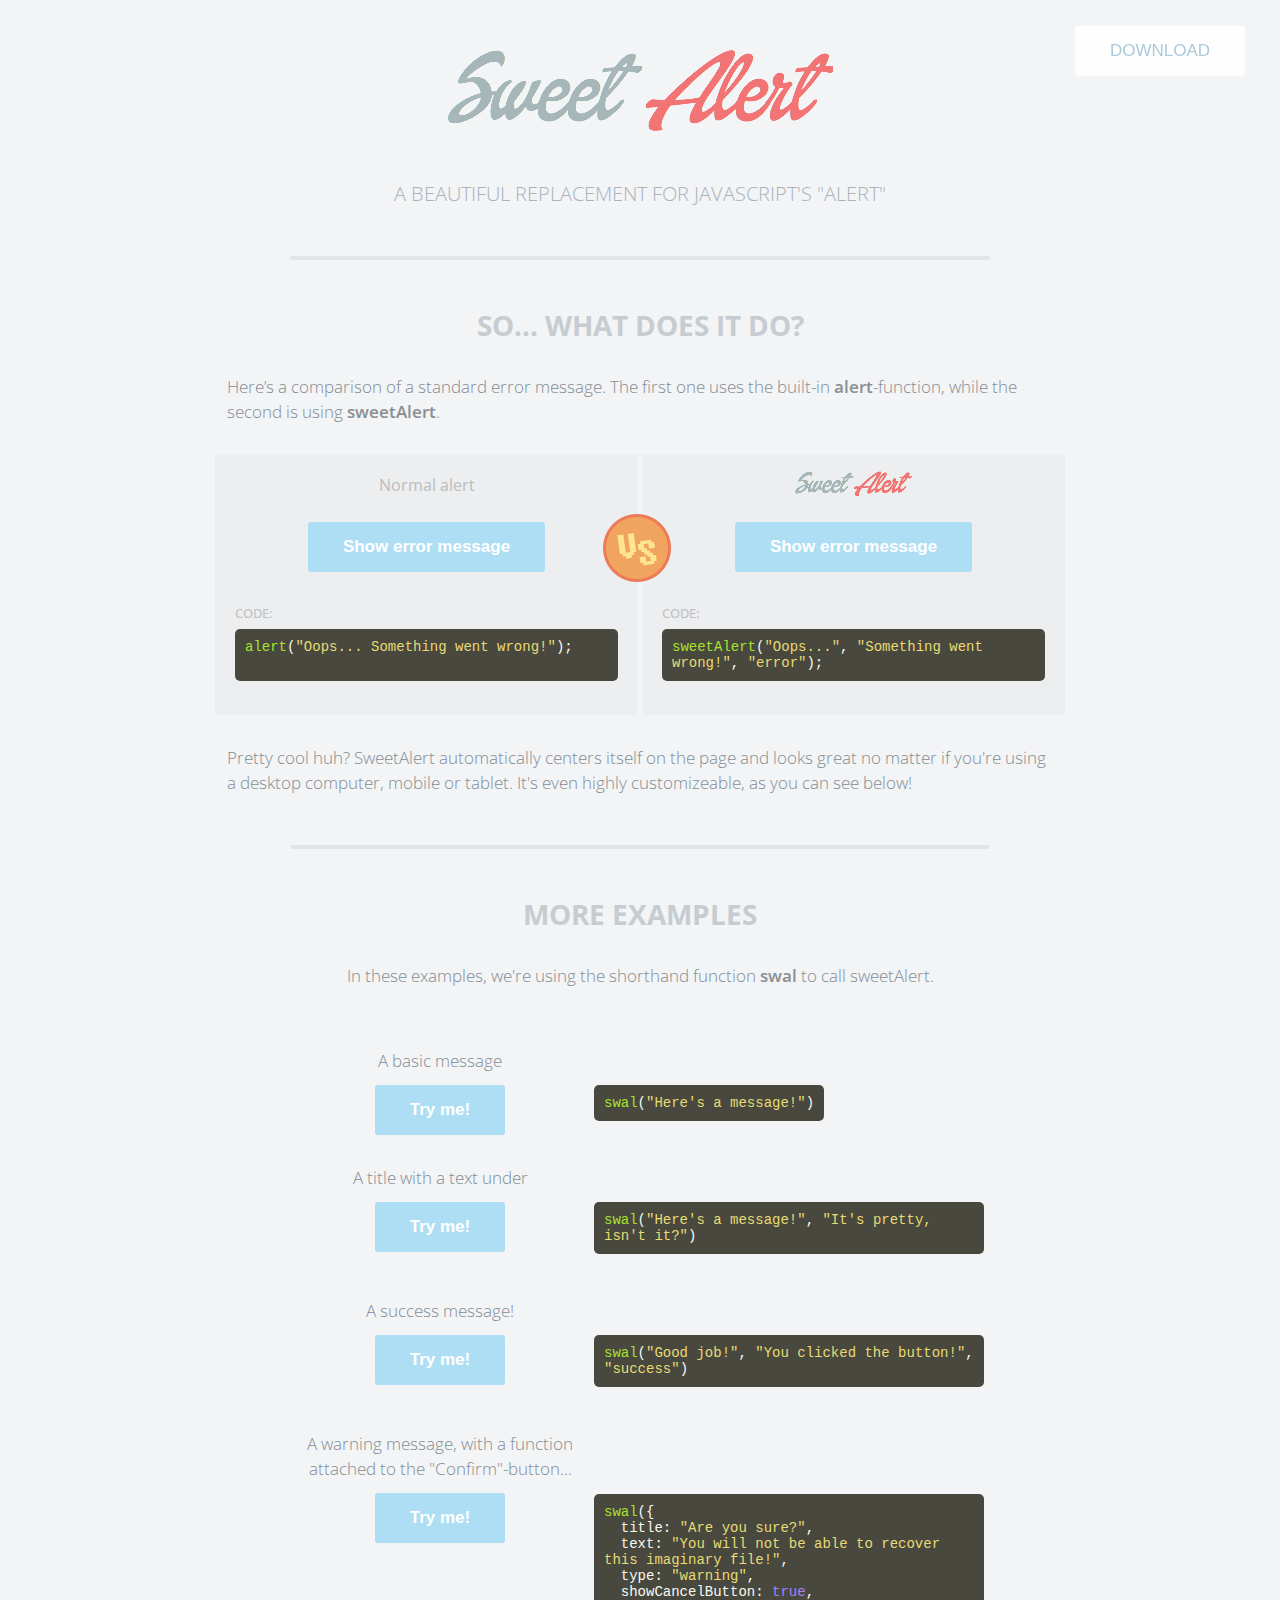
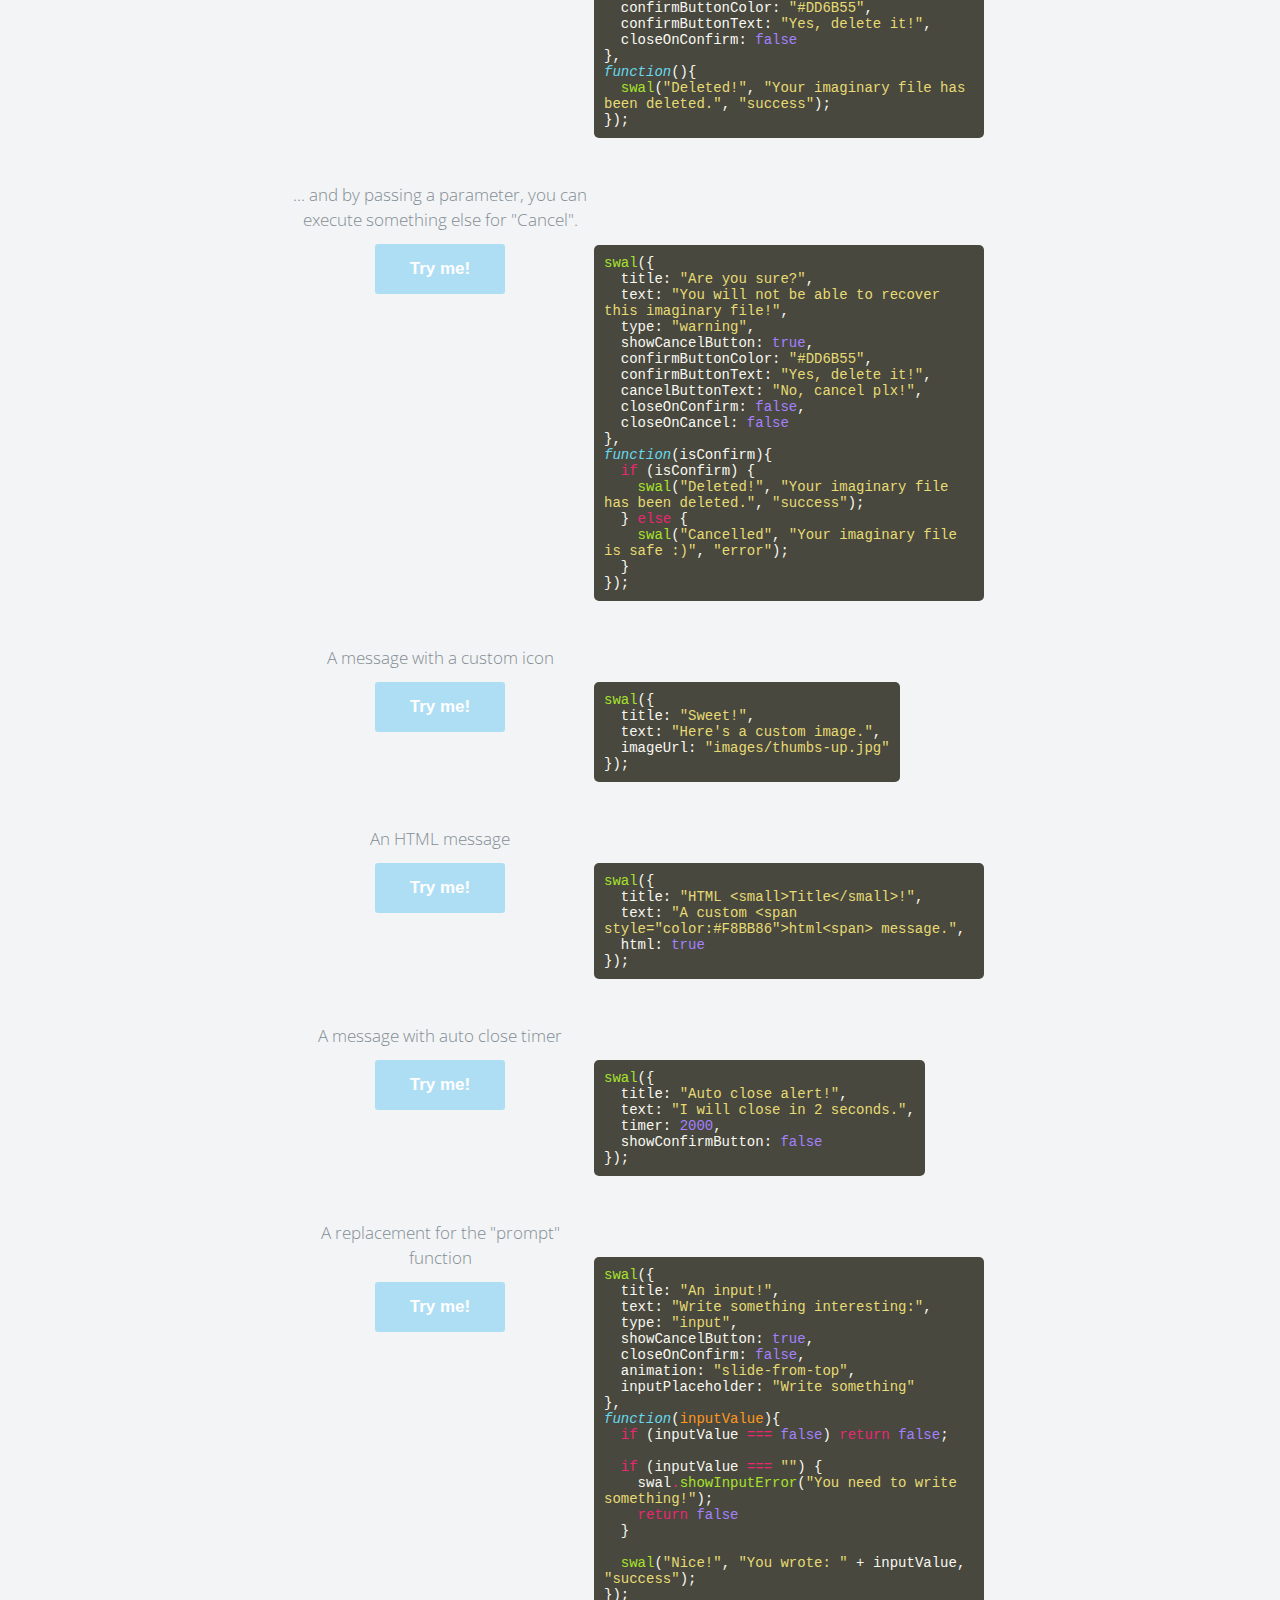
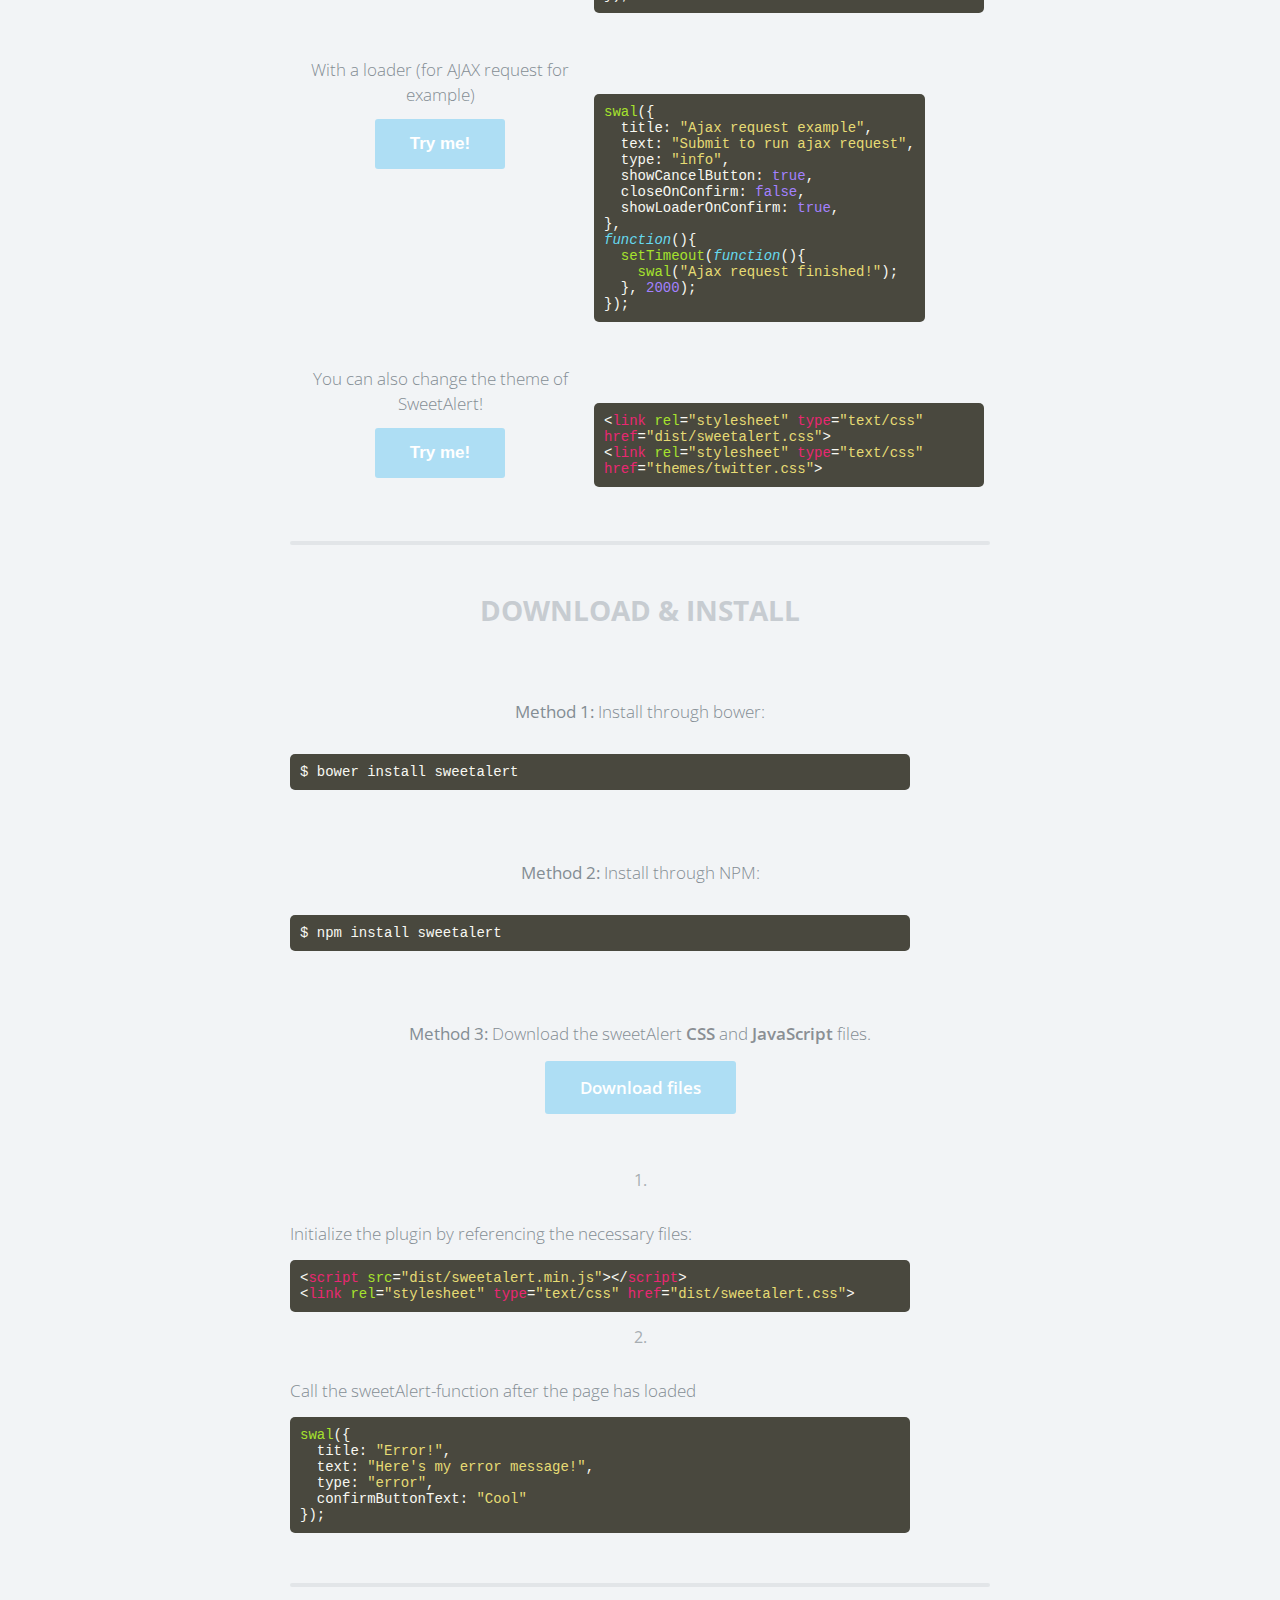
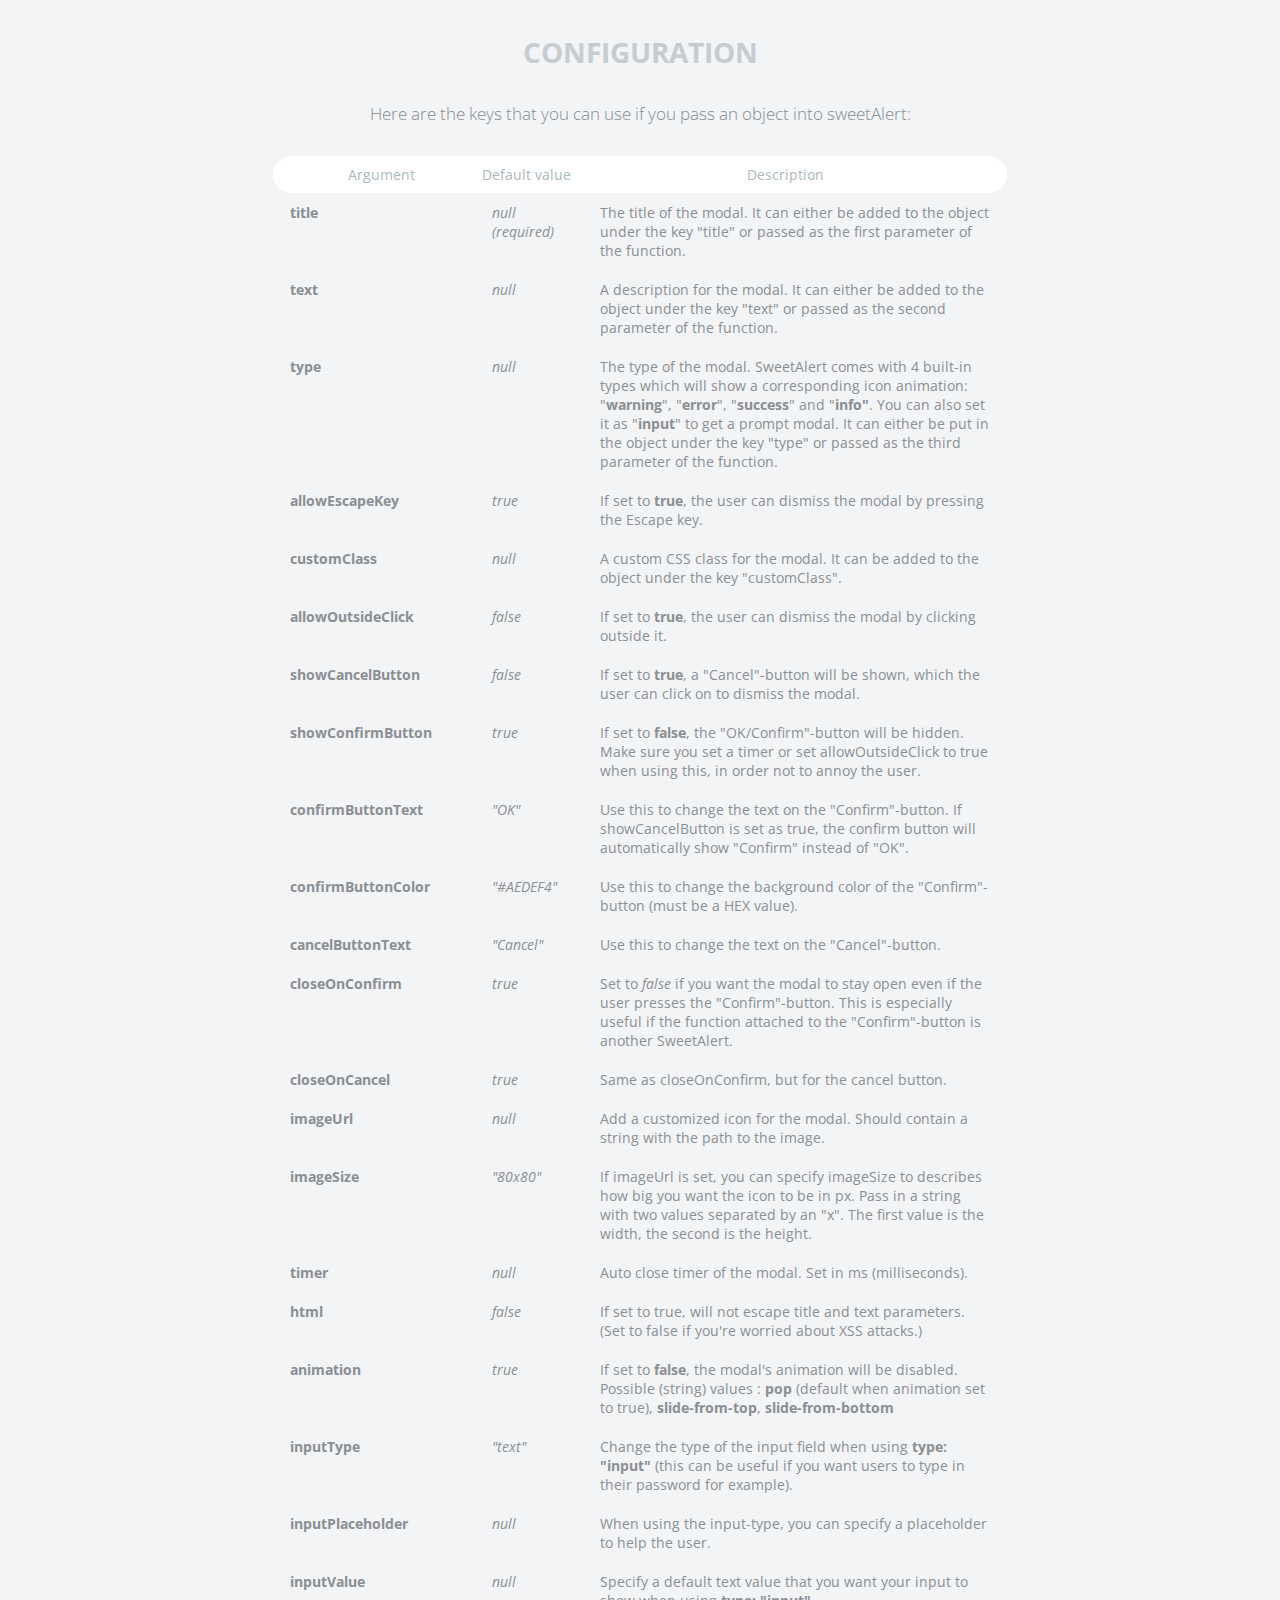
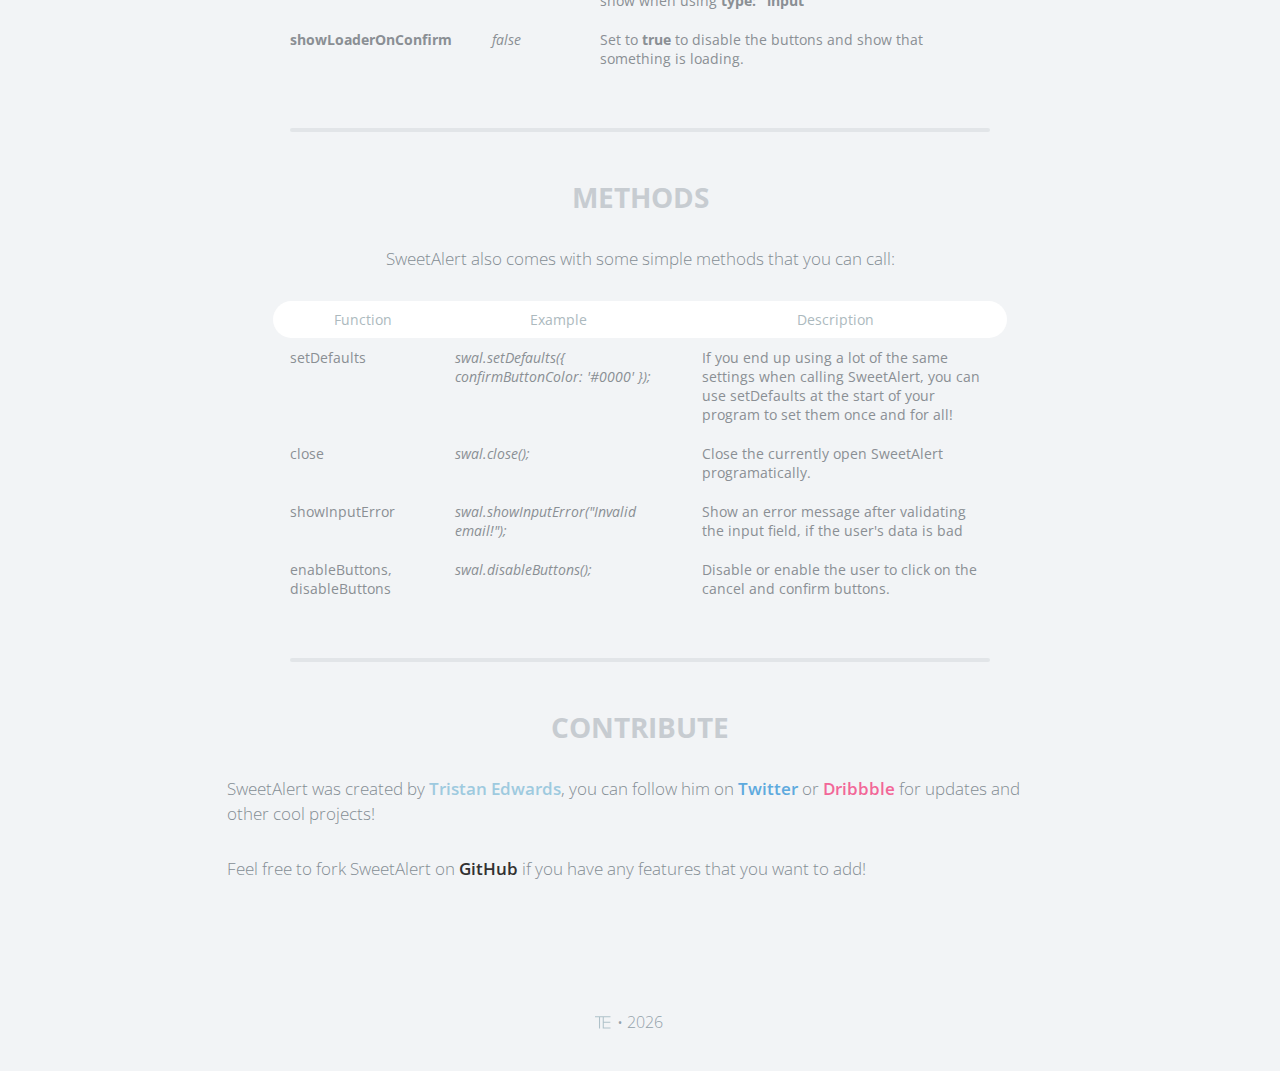
<file: sweetalert/index.html>
<!doctype html>

<html>

<head>
  <meta charset="utf-8">
  <meta name="viewport" content="width=device-width, initial-scale=1, maximum-scale=1, user-scalable=0" />
  <title>SweetAlert</title>

  <link rel="stylesheet" href="example/example.css">
  <script src="https://code.jquery.com/jquery-2.1.3.min.js"></script>

  <!-- This is what you need -->
  <script src="dist/sweetalert-dev.js"></script>
  <link rel="stylesheet" href="dist/sweetalert.css">
  <!--.......................-->

</head>

<body>

<h1>Sweet Alert</h1>
<h2>A beautiful replacement for JavaScript's "Alert"</h2>
<button class="download">Download</button>

<!-- What does it do? -->
<h3>So... What does it do?</h3>
<p>Here’s a comparison of a standard error message. The first one uses the built-in <strong>alert</strong>-function, while the second is using <strong>sweetAlert</strong>.</p>

<div class="showcase normal">
	<h4>Normal alert</h4>
	<button>Show error message</button>

	<h5>Code:</h5>
	<pre><span class="attr">alert</span>(<span class="str">"Oops... Something went wrong!"</span>);

	</pre>

	<div class="vs-icon"></div>
</div>

<div class="showcase sweet">
	<h4>Sweet Alert</h4>
	<button>Show error message</button>

	<h5>Code:</h5>
	<pre><span class="attr">sweetAlert</span>(<span class="str">"Oops..."</span>, <span class="str">"Something went wrong!"</span>, <span class="str">"error"</span>);</pre>
</div>

<p>Pretty cool huh? SweetAlert automatically centers itself on the page and looks great no matter if you're using a desktop computer, mobile or tablet. It's even highly customizeable, as you can see below!</p>


<!-- Examples -->
<h3>More examples</h3>

<p class="center">In these examples, we're using the shorthand function <strong>swal</strong> to call sweetAlert.</p>

<ul class="examples">

	<li class="message">
		<div class="ui">
			<p>A basic message</p>
			<button>Try me!</button>
		</div>
		<pre><span class="attr">swal</span>(<span class="str">"Here's a message!"</span>)</pre>
	</li>

	<li class="title-text">
		<div class="ui">
			<p>A title with a text under</p>
			<button>Try me!</button>
		</div>
		<pre><span class="attr">swal</span>(<span class="str">"Here's a message!"</span>, <span class="str">"It's pretty, isn't it?"</span>)</pre>
	</li>

	<li class="success">
		<div class="ui">
			<p>A success message!</p>
			<button>Try me!</button>
		</div>
		<pre><span class="attr">swal</span>(<span class="str">"Good job!"</span>, <span class="str">"You clicked the button!"</span>, <span class="str">"success"</span>)</pre>
	</li>

	<li class="warning confirm">
		<div class="ui">
			<p>A warning message, with a function attached to the "Confirm"-button...</p>
			<button>Try me!</button>
		</div>
		<pre><span class="attr">swal</span>({
&nbsp;&nbsp;title: <span class="str">"Are you sure?"</span>,
&nbsp;&nbsp;text: <span class="str">"You will not be able to recover this imaginary file!"</span>,
&nbsp;&nbsp;type: <span class="str">"warning"</span>,
&nbsp;&nbsp;showCancelButton: <span class="val">true</span>,
&nbsp;&nbsp;confirmButtonColor: <span class="str">"#DD6B55"</span>,
&nbsp;&nbsp;confirmButtonText: <span class="str">"Yes, delete it!"</span>,
&nbsp;&nbsp;closeOnConfirm: <span class="val">false</span>
},
<span class="func"><i>function</i></span>(){
&nbsp;&nbsp;<span class="attr">swal</span>(<span class="str">"Deleted!"</span>, <span class="str">"Your imaginary file has been deleted."</span>, <span class="str">"success"</span>);
});</pre>
	</li>

	<li class="warning cancel">
		<div class="ui">
			<p>... and by passing a parameter, you can execute something else for "Cancel".</p>
			<button>Try me!</button>
		</div>
		<pre><span class="attr">swal</span>({
&nbsp;&nbsp;title: <span class="str">"Are you sure?"</span>,
&nbsp;&nbsp;text: <span class="str">"You will not be able to recover this imaginary file!"</span>,
&nbsp;&nbsp;type: <span class="str">"warning"</span>,
&nbsp;&nbsp;showCancelButton: <span class="val">true</span>,
&nbsp;&nbsp;confirmButtonColor: <span class="str">"#DD6B55"</span>,
&nbsp;&nbsp;confirmButtonText: <span class="str">"Yes, delete it!"</span>,
&nbsp;&nbsp;cancelButtonText: <span class="str">"No, cancel plx!"</span>,
&nbsp;&nbsp;closeOnConfirm: <span class="val">false</span>,
&nbsp;&nbsp;closeOnCancel: <span class="val">false</span>
},
<span class="func"><i>function</i></span>(isConfirm){
&nbsp;&nbsp;<span class="tag">if</span> (isConfirm) {
&nbsp;&nbsp;&nbsp;&nbsp;<span class="attr">swal</span>(<span class="str">"Deleted!"</span>, <span class="str">"Your imaginary file has been deleted."</span>, <span class="str">"success"</span>);
&nbsp;&nbsp;} <span class="tag">else</span> {
	&nbsp;&nbsp;&nbsp;&nbsp;<span class="attr">swal</span>(<span class="str">"Cancelled"</span>, <span class="str">"Your imaginary file is safe :)"</span>, <span class="str">"error"</span>);
&nbsp;&nbsp;}
});</pre>
	</li>

	<li class="custom-icon">
		<div class="ui">
			<p>A message with a custom icon</p>
			<button>Try me!</button>
		</div>
		<pre><span class="attr">swal</span>({
&nbsp;&nbsp;title: <span class="str">"Sweet!"</span>,
&nbsp;&nbsp;text: <span class="str">"Here's a custom image."</span>,
&nbsp;&nbsp;imageUrl: <span class="str">"images/thumbs-up.jpg"</span>
});</pre>
	</li>

	<li class="message-html">
		<div class="ui">
			<p>An HTML message</p>
			<button>Try me!</button>
		</div>
		<pre><span class="attr">swal</span>({
&nbsp;&nbsp;title: <span class="str">"HTML &lt;small&gt;Title&lt;/small&gt;!"</span>,
&nbsp;&nbsp;text: <span class="str">"A custom &lt;span style="color:#F8BB86"&gt;html&lt;span&gt; message."</span>,
&nbsp;&nbsp;html: <span class="val">true</span>
});</pre>
	</li>

	<li class="timer">
		<div class="ui">
			<p>A message with auto close timer</p>
			<button>Try me!</button>
		</div>
		<pre><span class="attr">swal</span>({
&nbsp;&nbsp;title: <span class="str">"Auto close alert!"</span>,
&nbsp;&nbsp;text: <span class="str">"I will close in 2 seconds."</span>,
&nbsp;&nbsp;timer: <span class="val">2000</span>,
&nbsp;&nbsp;showConfirmButton: <span class="val">false</span>
});</pre>
	</li>


	<li class="input">
		<div class="ui">
			<p>A replacement for the "prompt" function</p>
			<button>Try me!</button>
		</div>
		<pre><span class="attr">swal</span>({
&nbsp;&nbsp;title: <span class="str">"An input!"</span>,
&nbsp;&nbsp;text: <span class="str">"Write something interesting:"</span>,
&nbsp;&nbsp;type: <span class="str">"input"</span>,
&nbsp;&nbsp;showCancelButton: <span class="val">true</span>,
&nbsp;&nbsp;closeOnConfirm: <span class="val">false</span>,
&nbsp;&nbsp;animation: <span class="str">"slide-from-top"</span>,
&nbsp;&nbsp;inputPlaceholder: <span class="str">"Write something"</span>
},
<span class="func"><i>function</i></span>(<span class="arg">inputValue</span>){
&nbsp;&nbsp;<span class="tag">if</span> (inputValue <span class="tag">===</span> <span class="val">false</span>) <span class="tag">return</span> <span class="val">false</span>;
&nbsp;&nbsp;
&nbsp;&nbsp;<span class="tag">if</span> (inputValue <span class="tag">===</span> <span class="str">""</span>) {
&nbsp;&nbsp;&nbsp;&nbsp;swal<span class="tag">.</span><span class="attr">showInputError</span>(<span class="str">"You need to write something!"</span>);
&nbsp;&nbsp;&nbsp;&nbsp;<span class="tag">return</span> <span class="val">false</span>
&nbsp;&nbsp;}
&nbsp;&nbsp;
&nbsp;&nbsp;<span class="attr">swal</span>(<span class="str">"Nice!"</span>, <span class="str">"You wrote: "</span> + inputValue, <span class="str">"success"</span>);
});</pre>
	</li>

  <li class="ajax">
    <div class="ui">
			<p>With a loader (for AJAX request for example)</p>
			<button>Try me!</button>
		</div>
		<pre><span class="attr">swal</span>({
&nbsp;&nbsp;title: <span class="str">"Ajax request example"</span>,
&nbsp;&nbsp;text: <span class="str">"Submit to run ajax request"</span>,
&nbsp;&nbsp;type: <span class="str">"info"</span>,
&nbsp;&nbsp;showCancelButton: <span class="val">true</span>,
&nbsp;&nbsp;closeOnConfirm: <span class="val">false</span>,
&nbsp;&nbsp;showLoaderOnConfirm: <span class="val">true</span>,
},
<span class="func"><i>function</i></span>(){
&nbsp;&nbsp;<span class="attr">setTimeout</span>(<span class="func"><i>function</i></span>(){
&nbsp;&nbsp;&nbsp;&nbsp;<span class="attr">swal</span>(<span class="str">"Ajax request finished!"</span>);
&nbsp;&nbsp;}, <span class="val">2000</span>);
});</pre>
	</li>

	<li class="theme">
		<div class="ui">
			<p>You can also change the theme of SweetAlert!</p>
			<button>Try me!</button>
		</div>
		<pre>&lt;<span class="tag">link</span> <span class="attr">rel</span>=<span class="str">"stylesheet"</span> <span class="tag">type</span>=<span class="str">"text/css"</span> <span class="tag">href</span>=<span class="str">"dist/sweetalert.css"</span>&gt;
			&lt;<span class="tag">link</span> <span class="attr">rel</span>=<span class="str">"stylesheet"</span> <span class="tag">type</span>=<span class="str">"text/css"</span> <span class="tag">href</span>=<span class="str">"themes/twitter.css"</span>&gt;</pre>
	</li>

</ul>


<!-- Download & Install -->
<h3 id="download-section">Download & install</h3>

<div class="center-container">
	<p class="center"><b>Method 1:</b> Install through bower:</p>
	<pre class="center">$ bower install sweetalert</pre>
</div>

<div class="center-container">
	<p class="center"><b>Method 2:</b> Install through NPM:</p>
	<pre class="center">$ npm install sweetalert</pre>
</div>

<p class="center"><b>Method 3:</b> Download the sweetAlert <strong>CSS</strong> and <strong>JavaScript</strong> files.</p>

<a class="button" href="https://github.com/t4t5/sweetalert/archive/master.zip" download>Download files</a>

<ol>
	<li>
		<p>Initialize the plugin by referencing the necessary files:</p>
		<pre>&lt;<span class="tag">script</span> <span class="attr">src</span>=<span class="str">"dist/sweetalert.min.js"</span>&gt;&lt;/<span class="tag">script</span>&gt;
&lt;<span class="tag">link</span> <span class="attr">rel</span>=<span class="str">"stylesheet"</span> <span class="tag">type</span>=<span class="str">"text/css"</span> <span class="tag">href</span>=<span class="str">"dist/sweetalert.css"</span>&gt;</pre>
	</li>

	<li>
		<p>Call the sweetAlert-function after the page has loaded</p>
		<pre><span class="attr">swal</span>({
&nbsp;&nbsp;title: <span class="str">"Error!"</span>,
&nbsp;&nbsp;text: <span class="str">"Here's my error message!"</span>,
&nbsp;&nbsp;type: <span class="str">"error"</span>,
&nbsp;&nbsp;confirmButtonText: <span class="str">"Cool"</span>
});
</pre>
	</li>
</ol>



<!-- Configuration -->
<h3>Configuration</h3>

<p class="center">Here are the keys that you can use if you pass an object into sweetAlert:</p>

<table>
	<tr class="titles">
		<th>
			<div class="border-left"></div>
			Argument
		</th>
		<th>Default value</th>
		<th>
			<div class="border-right"></div>
			Description
		</th>
	</tr>
	<tr>
		<td><b>title</b></td>
		<td><i>null (required)</i></td>
		<td>The title of the modal. It can either be added to the object under the key "title" or passed as the first parameter of the function.</td>
	</tr>
	<tr>
		<td><b>text</b></td>
		<td><i>null</i></td>
		<td>A description for the modal. It can either be added to the object under the key "text" or passed as the second parameter of the function.</td>
	</tr>
	<tr>
		<td><b>type</b></td>
		<td><i>null</i></td>
		<td>The type of the modal. SweetAlert comes with 4 built-in types which will show a corresponding icon animation: "<strong>warning</strong>", "<strong>error</strong>", "<strong>success</strong>" and "<strong>info"</strong>. You can also set it as "<strong>input</strong>" to get a prompt modal. It can either be put in the object under the key "type" or passed as the third parameter of the function.</td>
	</tr>
    <tr>
      <td><b>allowEscapeKey</b></td>
      <td><i>true</i></td>
      <td>If set to <strong>true</strong>, the user can dismiss the modal by pressing the Escape key.</td>
    </tr>
	<tr>
		<td><b>customClass</b></td>
		<td><i>null</i></td>
		<td>A custom CSS class for the modal. It can be added to the object under the key "customClass".</td>
	</tr>
	<tr>
		<td><b>allowOutsideClick</b></td>
		<td><i>false</i></td>
		<td>If set to <strong>true</strong>, the user can dismiss the modal by clicking outside it.</td>
	</tr>
	<tr>
		<td><b>showCancelButton</b></td>
		<td><i>false</i></td>
		<td>If set to <strong>true</strong>, a "Cancel"-button will be shown, which the user can click on to dismiss the modal.</td>
	</tr>
	<tr>
		<td><b>showConfirmButton</b></td>
		<td><i>true</i></td>
		<td>If set to <strong>false</strong>, the "OK/Confirm"-button will be hidden. Make sure you set a timer or set allowOutsideClick to true when using this, in order not to annoy the user.</td>
	</tr>
	<tr>
		<td><b>confirmButtonText</b></td>
		<td><i>"OK"</i></td>
		<td>Use this to change the text on the "Confirm"-button. If showCancelButton is set as true, the confirm button will automatically show "Confirm" instead of "OK".</td>
	</tr>
	<tr>
		<td><b>confirmButtonColor</b></td>
		<td><i>"#AEDEF4"</i></td>
		<td>Use this to change the background color of the "Confirm"-button (must be a HEX value).</td>
	</tr>
	<tr>
		<td><b>cancelButtonText</b></td>
		<td><i>"Cancel"</i></td>
		<td>Use this to change the text on the "Cancel"-button.</td>
	</tr>
	<tr>
		<td><b>closeOnConfirm</b></td>
		<td><i>true</i></td>
		<td>Set to <i>false</i> if you want the modal to stay open even if the user presses the "Confirm"-button. This is especially useful if the function attached to the "Confirm"-button is another SweetAlert.</td>
	</tr>
	<tr>
		<td><b>closeOnCancel</b></td>
		<td><i>true</i></td>
		<td>Same as closeOnConfirm, but for the cancel button.</td>
	</tr>
	<tr>
		<td><b>imageUrl</b></td>
		<td><i>null</i></td>
		<td>Add a customized icon for the modal. Should contain a string with the path to the image.</td>
	</tr>
	<tr>
		<td><b>imageSize</b></td>
		<td><i>"80x80"</i></td>
		<td>If imageUrl is set, you can specify imageSize to describes how big you want the icon to be in px. Pass in a string with two values separated by an "x". The first value is the width, the second is the height.</td>
	</tr>
	<tr>
		<td><b>timer</b></td>
		<td><i>null</i></td>
		<td>Auto close timer of the modal. Set in ms (milliseconds).</td>
	</tr>
	<tr>
		<td><b>html</b></td>
		<td><i>false</i></td>
		<td>If set to true, will not escape title and text parameters. (Set to false if you're worried about XSS attacks.)</td>
	</tr>
	<tr>
		<td><b>animation</b></td>
		<td><i>true</i></td>
		<td>If set to <strong>false</strong>, the modal's animation will be disabled. Possible (string) values : <strong>pop</strong> (default when animation set to true), <strong>slide-from-top</strong>, <strong>slide-from-bottom</strong></td>
	</tr>
	<tr>
		<td><b>inputType</b></td>
		<td><i>"text"</i></td>
		<td>Change the type of the input field when using <strong>type: "input"</strong> (this can be useful if you want users to type in their password for example).</td>
	</tr>
	<tr>
		<td><b>inputPlaceholder</b></td>
		<td><i>null</i></td>
		<td>When using the input-type, you can specify a placeholder to help the user.</td>
	</tr>
	<tr>
		<td><b>inputValue</b></td>
		<td><i>null</i></td>
		<td>Specify a default text value that you want your input to show when using <strong>type: "input"</strong></td>
	</tr>
	<tr>
		<td><b>showLoaderOnConfirm</b></td>
		<td><i>false</i></td>
    <td>Set to <strong>true</strong> to disable the buttons and show that something is loading.</td>
	</tr>
</table>


<!-- Methods -->
<h3>Methods</h3>

<p class="center">SweetAlert also comes with some simple methods that you can call:</p>

<table>
	<tr class="titles">
		<th>
			<div class="border-left"></div>
			Function
		</th>
		<th>Example</th>
		<th>
			<div class="border-right"></div>
			Description
		</th>
	</tr>
	<tr>
		<td>setDefaults</td>
		<td><i>swal.setDefaults({ confirmButtonColor: '#0000' });</i></td>
		<td>If you end up using a lot of the same settings when calling SweetAlert, you can use setDefaults at the start of your program to set them once and for all!</td>
	</tr>
	<tr>
		<td>close</td>
		<td><i>swal.close();</i></td>
		<td>Close the currently open SweetAlert programatically.</td>
	</tr>
	<tr>
		<td>showInputError</td>
		<td><i>swal.showInputError("Invalid email!");</i></td>
		<td>Show an error message after validating the input field, if the user's data is bad</td>
	</tr>
	<tr>
		<td>enableButtons, disableButtons</td>
		<td><i>swal.disableButtons();</i></td>
		<td>Disable or enable the user to click on the cancel and confirm buttons.</td>
	</tr>
</table>



<!-- Contribute -->
<h3>Contribute</h3>
<p>SweetAlert was created by <a href="http://tristanedwards.me" target="_blank">Tristan Edwards</a>, you can follow him on <a href="https://twitter.com/t4t5" target="_blank" class="twitter">Twitter</a> or <a href="https://dribbble.com/tristanedwards" target="_blank" class="dribbble">Dribbble</a> for updates and other cool projects!</p>
<p>Feel free to fork SweetAlert on <a href="https://github.com/t4t5/sweetalert" class="github">GitHub</a> if you have any features that you want to add!</p>


<footer>
	<span class="te-logo">TE</span> • <script>document.write(new Date().getFullYear())</script>
</footer>


<script>

document.querySelector('button.download').onclick = function(){
	$("html, body").animate({ scrollTop: $("#download-section").offset().top }, 1000);
};

document.querySelector('.showcase.normal button').onclick = function(){
	alert("Oops... Something went wrong!");
};

document.querySelector('.showcase.sweet button').onclick = function(){
	swal("Oops...", "Something went wrong!", "error");
};

document.querySelector('ul.examples li.message button').onclick = function(){
	swal("Here's a message!");
};

document.querySelector('ul.examples li.timer button').onclick = function(){
	swal({
		title: "Auto close alert!",
		text: "I will close in 2 seconds.",
		timer: 2000,
		showConfirmButton: false
	});
};

document.querySelector('ul.examples li.title-text button').onclick = function(){
	swal("Here's a message!", "It's pretty, isn't it?");
};

document.querySelector('ul.examples li.success button').onclick = function(){
	swal("Good job!", "You clicked the button!", "success");
};

document.querySelector('ul.examples li.warning.confirm button').onclick = function(){
	swal({
		title: "Are you sure?",
		text: "You will not be able to recover this imaginary file!",
		type: "warning",
		showCancelButton: true,
		confirmButtonColor: '#DD6B55',
		confirmButtonText: 'Yes, delete it!',
		closeOnConfirm: false
	},
	function(){
		swal("Deleted!", "Your imaginary file has been deleted!", "success");
	});
};

document.querySelector('ul.examples li.warning.cancel button').onclick = function(){
	swal({
		title: "Are you sure?",
		text: "You will not be able to recover this imaginary file!",
		type: "warning",
		showCancelButton: true,
		confirmButtonColor: '#DD6B55',
		confirmButtonText: 'Yes, delete it!',
		cancelButtonText: "No, cancel plx!",
		closeOnConfirm: false,
		closeOnCancel: false
	},
	function(isConfirm){
    if (isConfirm){
      swal("Deleted!", "Your imaginary file has been deleted!", "success");
    } else {
      swal("Cancelled", "Your imaginary file is safe :)", "error");
    }
	});
};

document.querySelector('ul.examples li.custom-icon button').onclick = function(){
	swal({
		title: "Sweet!",
		text: "Here's a custom image.",
		imageUrl: 'example/images/thumbs-up.jpg'
	});
};

document.querySelector('ul.examples li.message-html button').onclick = function(){
	swal({
		title: "HTML <small>Title</small>!",
		text: 'A custom <span style="color:#F8BB86">html<span> message.',
		html: true
	});
};

document.querySelector('ul.examples li.input button').onclick = function(){
	swal({
		title: "An input!",
		text: 'Write something interesting:',
		type: 'input',
		showCancelButton: true,
		closeOnConfirm: false,
		animation: "slide-from-top",
		inputPlaceholder: "Write something",
	},
	function(inputValue){
		if (inputValue === false) return false;

		if (inputValue === "") {
			swal.showInputError("You need to write something!");
			return false;
		}
    
		swal("Nice!", 'You wrote: ' + inputValue, "success");

	});
};

document.querySelector('ul.examples li.theme button').onclick = function() {
	swal({
		title: "Themes!",
		text: "Here's the Twitter theme for SweetAlert!",
		confirmButtonText: "Cool!",
		customClass: 'twitter'
	});
};

document.querySelector('ul.examples li.ajax button').onclick = function() {
  swal({
    title: 'Ajax request example',
    text: 'Submit to run ajax request',
    type: 'info',
    showCancelButton: true,
    closeOnConfirm: false,
    showLoaderOnConfirm: true,
  }, function(){
    setTimeout(function() {
      swal('Ajax request finished!');
    }, 2000);
  });
};

</script>



</body>

</html>
</file>
<file: sweetalert/example/example.css>
@import url(http://fonts.googleapis.com/css?family=Open+Sans:400,600,700,300);
@import url(http://fonts.googleapis.com/css?family=Open+Sans+Condensed:700);
body {
  background-color: #f2f4f6;
  font-family: 'Open Sans', sans-serif;
  text-align: center; }

h1 {
  background-image: url("images/logo_big.png");
  background-image: -webkit-image-set(url("images/logo_big.png") 1x, url("images/logo_big@2x.png") 2x);
  width: 385px;
  height: 81px;
  text-indent: -9999px;
  white-space: nowrap;
  margin: 50px auto; }
  @media all and (max-width: 420px) {
    h1 {
      width: 300px;
      background-size: contain;
      background-repeat: no-repeat;
      background-position: center; } }
  @media all and (max-width: 330px) {
    h1 {
      width: 250px; } }

h2 {
  font-size: 20px;
  color: #A9B2BC;
  line-height: 25px;
  text-transform: uppercase;
  font-weight: 300;
  text-align: center;
  display: block; }

h3 {
  font-size: 28px;
  color: #C7CCD1;
  text-transform: uppercase;
  font-family: 'Open Sans Condensed', sans-serif;
  margin-top: 100px;
  text-align: center;
  position: relative; }
  h3#download-section {
    margin-top: 50px;
    padding-top: 40px; }
  h3::after {
    content: "";
    background-color: #e2e5e8;
    height: 4px;
    width: 700px;
    left: 50%;
    margin-left: -350px;
    position: absolute;
    margin-top: -50px;
    border-radius: 2px; }
    @media all and (max-width: 740px) {
      h3::after {
        width: auto;
        left: 20px;
        right: 20px;
        margin-left: 0; } }

a {
  text-decoration: none; }

p {
  max-width: 826px;
  margin: 30px auto;
  font-size: 17px;
  font-weight: 300;
  color: #848D94;
  line-height: 25px;
  text-align: left; }
  p.center {
    text-align: center; }
  p strong {
    color: #8A8F94;
    font-weight: 600; }
  p a {
    color: #9ECADF;
    font-weight: 600; }
    p a:hover {
      text-decoration: underline; }
    p a.twitter {
      color: #5eaade; }
    p a.dribbble {
      color: #f26798; }
    p a.github {
      color: #323131; }

button, .button {
  background-color: #AEDEF4;
  color: white;
  border: none;
  box-shadow: none;
  font-size: 17px;
  font-weight: 500;
  font-weight: 600;
  border-radius: 3px;
  padding: 15px 35px;
  margin: 26px 5px 0 5px;
  cursor: pointer; }
  button:focus, .button:focus {
    outline: none; }
  button:hover, .button:hover {
    background-color: #a1d9f2; }
  button:active, .button:active {
    background-color: #81ccee; }
  button.cancel, .button.cancel {
    background-color: #D0D0D0; }
    button.cancel:hover, .button.cancel:hover {
      background-color: #c8c8c8; }
    button.cancel:active, .button.cancel:active {
      background-color: #b6b6b6; }
  button.download, .button.download {
    position: fixed;
    right: 30px;
    top: 0;
    background-color: rgba(255, 255, 255, 0.9);
    color: #ABCADA;
    font-weight: 500;
    text-transform: uppercase;
    z-index: 3; }
    @media all and (max-width: 1278px) {
      button.download, .button.download {
        display: none; } }

.center-container {
  max-width: 700px;
  margin: 70px auto; }

pre {
  background-color: #49483e;
  color: #f8f8f2;
  padding: 10px;
  border-radius: 5px;
  white-space: pre-line;
  text-align: left;
  font-size: 14px;
  max-width: 600px; }
  pre .str {
    color: #e6db74; }
  pre .func {
    color: #66d9ef; }
  pre .val {
    color: #a381ff; }
  pre .tag {
    color: #e92772; }
  pre .attr {
    color: #a6e22d; }
  pre .arg {
    color: #fd9720; }

.showcase {
  background-color: #eceef0;
  padding: 20px;
  display: inline-block;
  width: 383px;
  vertical-align: top;
  position: relative; }
  @media all and (max-width: 865px) {
    .showcase {
      margin: 5px auto;
      padding: 46px 20px; } }
  @media all and (max-width: 440px) {
    .showcase {
      width: auto; } }
  .showcase h4 {
    font-size: 16px;
    color: #BCBCBC;
    line-height: 22px;
    margin: 0 auto;
    font-weight: 400; }
  .showcase.sweet h4 {
    width: 117px;
    height: 25px;
    margin-top: -3px;
    text-indent: -9999px;
    background-image: url("images/logo_small.png");
    background-image: -webkit-image-set(url("images/logo_small.png") 1x, url("images/logo_small@2x.png") 2x); }
  .showcase h5 {
    margin-bottom: -7px;
    text-align: left;
    font-weight: 500;
    text-transform: uppercase;
    color: #c2c2c2; }
  .showcase button {
    margin-bottom: 10px; }
  .showcase .vs-icon {
    background-image: url("images/vs_icon.png");
    background-image: -webkit-image-set(url("images/vs_icon.png") 1x, url("images/vs_icon@2x.png") 2x);
    width: 69px;
    height: 69px;
    position: absolute;
    right: -34px;
    top: 60px;
    z-index: 2; }
    @media all and (max-width: 865px) {
      .showcase .vs-icon {
        margin: 5px auto;
        right: auto;
        left: 50%;
        margin-left: -35px;
        top: auto;
        bottom: -35px; } }

ul.examples {
  list-style-type: none;
  width: 700px;
  margin: 0 auto;
  text-align: left;
  padding-left: 0; }
  @media all and (max-width: 758px) {
    ul.examples {
      width: auto; } }
  ul.examples li {
    padding-left: 0; }
  ul.examples .ui, ul.examples pre {
    display: inline-block;
    vertical-align: top; }
    @media all and (max-width: 758px) {
      ul.examples .ui, ul.examples pre {
        display: block;
        max-width: none;
        margin: 0 auto; } }
  ul.examples .ui {
    width: 300px;
    text-align: center; }
    ul.examples .ui button {
      margin-top: 12px; }
    ul.examples .ui p {
      text-align: center;
      margin-bottom: 0; }
  ul.examples pre {
    max-width: 370px;
    margin-top: 67px; }
    @media all and (max-width: 758px) {
      ul.examples pre {
        margin-top: 16px !important;
        margin-bottom: 60px; } }
  ul.examples .warning pre {
    margin-top: 93px; }

ol {
  max-width: 700px;
  margin: 70px auto;
  list-style-position: inside;
  padding-left: 0; }
  ol li {
    color: #A7ADB2; }
    ol li p {
      margin-bottom: 10px; }

table {
  width: 700px;
  font-size: 14px;
  color: #8a8f94;
  margin: 10px auto;
  text-align: left;
  border-collapse: collapse; }
  @media all and (max-width: 750px) {
    table {
      width: auto;
      margin: 10px 20px; } }
  table th {
    background-color: white;
    padding: 9px;
    color: #acb9be;
    font-weight: 400;
    text-align: center;
    position: relative; }
    table th .border-left, table th .border-right {
      position: absolute;
      background-color: white;
      border-radius: 50%;
      top: 0;
      left: -17px;
      width: 37px;
      height: 37px; }
    table th .border-right {
      left: auto;
      right: -17px; }
    @media all and (max-width: 750px) {
      table th:nth-child(2) {
        display: none; } }
  table td {
    padding: 10px 20px;
    vertical-align: top; }
    table td:first-child {
      padding-left: 0px; }
    table td:last-child {
      padding-right: 0px; }
    @media all and (max-width: 750px) {
      table td:nth-child(2) {
        display: none; } }
    @media all and (max-width: 360px) {
      table td {
        padding: 10px 4px; }
        table td b {
          font-size: 13px; } }

footer {
  margin-top: 100px;
  padding-bottom: 30px;
  color: #9A999F;
  display: inline-block;
  position: relative;
  color: gray;
  font-weight: 400;
  color: #93a1aa;
  font-weight: 300; }
  footer .te-logo {
    text-indent: -99999px;
    background-size: contain;
    background-repeat: no-repeat;
    background-position: center center;
    height: 16px;
    width: 16px;
    display: inline-block;
    margin-right: 5px;
    background-image: url("images/te-logo-small.svg");
    position: absolute;
    left: -22px;
    top: 3px; }

.sweet-alert.twitter {
  font-family: "Helvetica Neue", Helvetica, Arial, sans-serif;
  padding: 15px;
  padding-top: 55px;
  text-align: right;
  border-radius: 6px;
  box-shadow: 0px 0px 0px 1px rgba(0, 0, 0, 0.11), 0px 6px 30px rgba(0, 0, 0, 0.14); }
  .sweet-alert.twitter ~ .sweet-overlay {
    background: rgba(41, 47, 51, 0.9); }
  .sweet-alert.twitter h2 {
    position: absolute;
    top: 0;
    left: 0;
    right: 0;
    height: 40px;
    line-height: 40px;
    font-size: 16px;
    font-weight: 400;
    color: #8899a6;
    margin: 0;
    color: #66757f;
    border-bottom: 1px solid #e1e8ed; }
  .sweet-alert.twitter p {
    display: block;
    text-align: center;
    color: #66757f;
    font-weight: 400;
    font-size: 13px;
    margin-top: 7px; }
  .sweet-alert.twitter .sa-button-container {
    background-color: #f5f8fa;
    border-top: 1px solid #e1e8ed;
    box-shadow: 0px -1px 0px white;
    margin: -15px;
    margin-top: 0; }
  .sweet-alert.twitter[data-has-confirm-button=false][data-has-cancel-button=false] {
    padding-bottom: 10px; }
    .sweet-alert.twitter[data-has-confirm-button=false][data-has-cancel-button=false] .sa-button-container {
      display: none; }
  .sweet-alert.twitter button {
    border-radius: 2px;
    box-shadow: none !important;
    text-shadow: 0px -1px 0px rgba(0, 0, 0, 0.3);
    margin: 17px 0px;
    border-radius: 4px;
    font-size: 14px;
    font-weight: 600;
    padding: 8px 16px;
    position: relative; }
    .sweet-alert.twitter button:focus, .sweet-alert.twitter button.cancel:focus {
      box-shadow: none !important; }
      .sweet-alert.twitter button:focus::before, .sweet-alert.twitter button.cancel:focus::before {
        content: "";
        position: absolute;
        left: -5px;
        top: -5px;
        right: -5px;
        bottom: -5px;
        border: 2px solid #a5b0b4;
        border-radius: 8px; }
    .sweet-alert.twitter button.confirm {
      background-color: #55acee !important;
      background-image: linear-gradient(transparent, rgba(0, 0, 0, 0.05));
      -ms-filter: "progid:DXImageTransform.Microsoft.gradient(startColorstr=#00000000, endColorstr=#0C000000)";
      border: 1px solid #3b88c3;
      box-shadow: inset 0 1px 0 rgba(255, 255, 255, 0.15);
      margin-right: 15px; }
      .sweet-alert.twitter button.confirm:hover {
        background-color: #55acee;
        background-image: linear-gradient(transparent, rgba(0, 0, 0, 0.15));
        -ms-filter: "progid:DXImageTransform.Microsoft.gradient(startColorstr=#00000000, endColorstr=#26000000)";
        border-color: #3b88c3; }
    .sweet-alert.twitter button.cancel {
      color: #66757e;
      background-color: #f5f8fa;
      background-image: linear-gradient(#fff, #f5f8fa);
      text-shadow: 0px -1px 0px white;
      margin-right: 9px;
      border: 1px solid #e1e8ed; }
      .sweet-alert.twitter button.cancel:hover, .sweet-alert.twitter button.cancel:focus:hover {
        background-color: #e1e8ed;
        background-image: linear-gradient(#fff, #e1e8ed);
        -ms-filter: "progid:DXImageTransform.Microsoft.gradient(enabled=false)";
        border-color: #e1e8ed; }
      .sweet-alert.twitter button.cancel:focus {
        background: #fff;
        border-color: #fff; }
  .sweet-alert.twitter .sa-icon {
    transform: scale(0.72);
    margin-bottom: -2px;
    margin-top: -10px; }
  .sweet-alert.twitter input {
    border: 1px solid #e1e8ed;
    border-radius: 3px;
    padding: 10px 7px;
    height: auto;
    box-shadow: none;
    font-size: 13px;
    margin: 10px 0; }
    .sweet-alert.twitter input:focus {
      border-color: #94A1A6;
      box-shadow: inset 0 0 0 1px rgba(77, 99, 107, 0.7); }
  .sweet-alert.twitter fieldset .sa-input-error {
    display: none; }
  .sweet-alert.twitter .sa-error-container {
    text-align: center;
    border: none;
    background-color: #fbedc0;
    margin-bottom: 6px; }
    .sweet-alert.twitter .sa-error-container.show {
      border: 1px solid #f0e1b9; }
    .sweet-alert.twitter .sa-error-container .icon {
      display: none; }
    .sweet-alert.twitter .sa-error-container p {
      color: #292f33;
      font-weight: 600;
      margin-top: 0; }
</file>
<file: sweetalert/dist/sweetalert.css>
body.stop-scrolling {
  height: 100%;
  overflow: hidden; }

.sweet-overlay {
  background-color: black;
  /* IE8 */
  -ms-filter: "progid:DXImageTransform.Microsoft.Alpha(Opacity=40)";
  /* IE8 */
  background-color: rgba(0, 0, 0, 0.4);
  position: fixed;
  left: 0;
  right: 0;
  top: 0;
  bottom: 0;
  display: none;
  z-index: 10000; }

.sweet-alert {
  background-color: white;
  font-family: 'Open Sans', 'Helvetica Neue', Helvetica, Arial, sans-serif;
  width: 478px;
  padding: 17px;
  border-radius: 5px;
  text-align: center;
  position: fixed;
  left: 50%;
  top: 50%;
  margin-left: -256px;
  margin-top: -200px;
  overflow: hidden;
  display: none;
  z-index: 99999; }
  @media all and (max-width: 540px) {
    .sweet-alert {
      width: auto;
      margin-left: 0;
      margin-right: 0;
      left: 15px;
      right: 15px; } }
  .sweet-alert h2 {
    color: #575757;
    font-size: 30px;
    text-align: center;
    font-weight: 600;
    text-transform: none;
    position: relative;
    margin: 25px 0;
    padding: 0;
    line-height: 40px;
    display: block; }
  .sweet-alert p {
    color: #797979;
    font-size: 16px;
    text-align: center;
    font-weight: 300;
    position: relative;
    text-align: inherit;
    float: none;
    margin: 0;
    padding: 0;
    line-height: normal; }
  .sweet-alert fieldset {
    border: none;
    position: relative; }
  .sweet-alert .sa-error-container {
    background-color: #f1f1f1;
    margin-left: -17px;
    margin-right: -17px;
    overflow: hidden;
    padding: 0 10px;
    max-height: 0;
    webkit-transition: padding 0.15s, max-height 0.15s;
    transition: padding 0.15s, max-height 0.15s; }
    .sweet-alert .sa-error-container.show {
      padding: 10px 0;
      max-height: 100px;
      webkit-transition: padding 0.2s, max-height 0.2s;
      transition: padding 0.25s, max-height 0.25s; }
    .sweet-alert .sa-error-container .icon {
      display: inline-block;
      width: 24px;
      height: 24px;
      border-radius: 50%;
      background-color: #ea7d7d;
      color: white;
      line-height: 24px;
      text-align: center;
      margin-right: 3px; }
    .sweet-alert .sa-error-container p {
      display: inline-block; }
  .sweet-alert .sa-input-error {
    position: absolute;
    top: 29px;
    right: 26px;
    width: 20px;
    height: 20px;
    opacity: 0;
    -webkit-transform: scale(0.5);
    transform: scale(0.5);
    -webkit-transform-origin: 50% 50%;
    transform-origin: 50% 50%;
    -webkit-transition: all 0.1s;
    transition: all 0.1s; }
    .sweet-alert .sa-input-error::before, .sweet-alert .sa-input-error::after {
      content: "";
      width: 20px;
      height: 6px;
      background-color: #f06e57;
      border-radius: 3px;
      position: absolute;
      top: 50%;
      margin-top: -4px;
      left: 50%;
      margin-left: -9px; }
    .sweet-alert .sa-input-error::before {
      -webkit-transform: rotate(-45deg);
      transform: rotate(-45deg); }
    .sweet-alert .sa-input-error::after {
      -webkit-transform: rotate(45deg);
      transform: rotate(45deg); }
    .sweet-alert .sa-input-error.show {
      opacity: 1;
      -webkit-transform: scale(1);
      transform: scale(1); }
  .sweet-alert input {
    width: 100%;
    box-sizing: border-box;
    border-radius: 3px;
    border: 1px solid #d7d7d7;
    height: 43px;
    margin-top: 10px;
    margin-bottom: 17px;
    font-size: 18px;
    box-shadow: inset 0px 1px 1px rgba(0, 0, 0, 0.06);
    padding: 0 12px;
    display: none;
    -webkit-transition: all 0.3s;
    transition: all 0.3s; }
    .sweet-alert input:focus {
      outline: none;
      box-shadow: 0px 0px 3px #c4e6f5;
      border: 1px solid #b4dbed; }
      .sweet-alert input:focus::-moz-placeholder {
        transition: opacity 0.3s 0.03s ease;
        opacity: 0.5; }
      .sweet-alert input:focus:-ms-input-placeholder {
        transition: opacity 0.3s 0.03s ease;
        opacity: 0.5; }
      .sweet-alert input:focus::-webkit-input-placeholder {
        transition: opacity 0.3s 0.03s ease;
        opacity: 0.5; }
    .sweet-alert input::-moz-placeholder {
      color: #bdbdbd; }
    .sweet-alert input:-ms-input-placeholder {
      color: #bdbdbd; }
    .sweet-alert input::-webkit-input-placeholder {
      color: #bdbdbd; }
  .sweet-alert.show-input input {
    display: block; }
  .sweet-alert .sa-confirm-button-container {
    display: inline-block;
    position: relative; }
  .sweet-alert .la-ball-fall {
    position: absolute;
    left: 50%;
    top: 50%;
    margin-left: -27px;
    margin-top: 4px;
    opacity: 0;
    visibility: hidden; }
  .sweet-alert button {
    background-color: #8CD4F5;
    color: white;
    border: none;
    box-shadow: none;
    font-size: 17px;
    font-weight: 500;
    -webkit-border-radius: 4px;
    border-radius: 5px;
    padding: 10px 32px;
    margin: 26px 5px 0 5px;
    cursor: pointer; }
    .sweet-alert button:focus {
      outline: none;
      box-shadow: 0 0 2px rgba(128, 179, 235, 0.5), inset 0 0 0 1px rgba(0, 0, 0, 0.05); }
    .sweet-alert button:hover {
      background-color: #7ecff4; }
    .sweet-alert button:active {
      background-color: #5dc2f1; }
    .sweet-alert button.cancel {
      background-color: #C1C1C1; }
      .sweet-alert button.cancel:hover {
        background-color: #b9b9b9; }
      .sweet-alert button.cancel:active {
        background-color: #a8a8a8; }
      .sweet-alert button.cancel:focus {
        box-shadow: rgba(197, 205, 211, 0.8) 0px 0px 2px, rgba(0, 0, 0, 0.0470588) 0px 0px 0px 1px inset !important; }
    .sweet-alert button[disabled] {
      opacity: .6;
      cursor: default; }
    .sweet-alert button.confirm[disabled] {
      color: transparent; }
      .sweet-alert button.confirm[disabled] ~ .la-ball-fall {
        opacity: 1;
        visibility: visible;
        transition-delay: 0s; }
    .sweet-alert button::-moz-focus-inner {
      border: 0; }
  .sweet-alert[data-has-cancel-button=false] button {
    box-shadow: none !important; }
  .sweet-alert[data-has-confirm-button=false][data-has-cancel-button=false] {
    padding-bottom: 40px; }
  .sweet-alert .sa-icon {
    width: 80px;
    height: 80px;
    border: 4px solid gray;
    -webkit-border-radius: 40px;
    border-radius: 40px;
    border-radius: 50%;
    margin: 20px auto;
    padding: 0;
    position: relative;
    box-sizing: content-box; }
    .sweet-alert .sa-icon.sa-error {
      border-color: #F27474; }
      .sweet-alert .sa-icon.sa-error .sa-x-mark {
        position: relative;
        display: block; }
      .sweet-alert .sa-icon.sa-error .sa-line {
        position: absolute;
        height: 5px;
        width: 47px;
        background-color: #F27474;
        display: block;
        top: 37px;
        border-radius: 2px; }
        .sweet-alert .sa-icon.sa-error .sa-line.sa-left {
          -webkit-transform: rotate(45deg);
          transform: rotate(45deg);
          left: 17px; }
        .sweet-alert .sa-icon.sa-error .sa-line.sa-right {
          -webkit-transform: rotate(-45deg);
          transform: rotate(-45deg);
          right: 16px; }
    .sweet-alert .sa-icon.sa-warning {
      border-color: #F8BB86; }
      .sweet-alert .sa-icon.sa-warning .sa-body {
        position: absolute;
        width: 5px;
        height: 47px;
        left: 50%;
        top: 10px;
        -webkit-border-radius: 2px;
        border-radius: 2px;
        margin-left: -2px;
        background-color: #F8BB86; }
      .sweet-alert .sa-icon.sa-warning .sa-dot {
        position: absolute;
        width: 7px;
        height: 7px;
        -webkit-border-radius: 50%;
        border-radius: 50%;
        margin-left: -3px;
        left: 50%;
        bottom: 10px;
        background-color: #F8BB86; }
    .sweet-alert .sa-icon.sa-info {
      border-color: #C9DAE1; }
      .sweet-alert .sa-icon.sa-info::before {
        content: "";
        position: absolute;
        width: 5px;
        height: 29px;
        left: 50%;
        bottom: 17px;
        border-radius: 2px;
        margin-left: -2px;
        background-color: #C9DAE1; }
      .sweet-alert .sa-icon.sa-info::after {
        content: "";
        position: absolute;
        width: 7px;
        height: 7px;
        border-radius: 50%;
        margin-left: -3px;
        top: 19px;
        background-color: #C9DAE1; }
    .sweet-alert .sa-icon.sa-success {
      border-color: #A5DC86; }
      .sweet-alert .sa-icon.sa-success::before, .sweet-alert .sa-icon.sa-success::after {
        content: '';
        -webkit-border-radius: 40px;
        border-radius: 40px;
        border-radius: 50%;
        position: absolute;
        width: 60px;
        height: 120px;
        background: white;
        -webkit-transform: rotate(45deg);
        transform: rotate(45deg); }
      .sweet-alert .sa-icon.sa-success::before {
        -webkit-border-radius: 120px 0 0 120px;
        border-radius: 120px 0 0 120px;
        top: -7px;
        left: -33px;
        -webkit-transform: rotate(-45deg);
        transform: rotate(-45deg);
        -webkit-transform-origin: 60px 60px;
        transform-origin: 60px 60px; }
      .sweet-alert .sa-icon.sa-success::after {
        -webkit-border-radius: 0 120px 120px 0;
        border-radius: 0 120px 120px 0;
        top: -11px;
        left: 30px;
        -webkit-transform: rotate(-45deg);
        transform: rotate(-45deg);
        -webkit-transform-origin: 0px 60px;
        transform-origin: 0px 60px; }
      .sweet-alert .sa-icon.sa-success .sa-placeholder {
        width: 80px;
        height: 80px;
        border: 4px solid rgba(165, 220, 134, 0.2);
        -webkit-border-radius: 40px;
        border-radius: 40px;
        border-radius: 50%;
        box-sizing: content-box;
        position: absolute;
        left: -4px;
        top: -4px;
        z-index: 2; }
      .sweet-alert .sa-icon.sa-success .sa-fix {
        width: 5px;
        height: 90px;
        background-color: white;
        position: absolute;
        left: 28px;
        top: 8px;
        z-index: 1;
        -webkit-transform: rotate(-45deg);
        transform: rotate(-45deg); }
      .sweet-alert .sa-icon.sa-success .sa-line {
        height: 5px;
        background-color: #A5DC86;
        display: block;
        border-radius: 2px;
        position: absolute;
        z-index: 2; }
        .sweet-alert .sa-icon.sa-success .sa-line.sa-tip {
          width: 25px;
          left: 14px;
          top: 46px;
          -webkit-transform: rotate(45deg);
          transform: rotate(45deg); }
        .sweet-alert .sa-icon.sa-success .sa-line.sa-long {
          width: 47px;
          right: 8px;
          top: 38px;
          -webkit-transform: rotate(-45deg);
          transform: rotate(-45deg); }
    .sweet-alert .sa-icon.sa-custom {
      background-size: contain;
      border-radius: 0;
      border: none;
      background-position: center center;
      background-repeat: no-repeat; }

/*
 * Animations
 */
@-webkit-keyframes showSweetAlert {
  0% {
    transform: scale(0.7);
    -webkit-transform: scale(0.7); }
  45% {
    transform: scale(1.05);
    -webkit-transform: scale(1.05); }
  80% {
    transform: scale(0.95);
    -webkit-transform: scale(0.95); }
  100% {
    transform: scale(1);
    -webkit-transform: scale(1); } }

@keyframes showSweetAlert {
  0% {
    transform: scale(0.7);
    -webkit-transform: scale(0.7); }
  45% {
    transform: scale(1.05);
    -webkit-transform: scale(1.05); }
  80% {
    transform: scale(0.95);
    -webkit-transform: scale(0.95); }
  100% {
    transform: scale(1);
    -webkit-transform: scale(1); } }

@-webkit-keyframes hideSweetAlert {
  0% {
    transform: scale(1);
    -webkit-transform: scale(1); }
  100% {
    transform: scale(0.5);
    -webkit-transform: scale(0.5); } }

@keyframes hideSweetAlert {
  0% {
    transform: scale(1);
    -webkit-transform: scale(1); }
  100% {
    transform: scale(0.5);
    -webkit-transform: scale(0.5); } }

@-webkit-keyframes slideFromTop {
  0% {
    top: 0%; }
  100% {
    top: 50%; } }

@keyframes slideFromTop {
  0% {
    top: 0%; }
  100% {
    top: 50%; } }

@-webkit-keyframes slideToTop {
  0% {
    top: 50%; }
  100% {
    top: 0%; } }

@keyframes slideToTop {
  0% {
    top: 50%; }
  100% {
    top: 0%; } }

@-webkit-keyframes slideFromBottom {
  0% {
    top: 70%; }
  100% {
    top: 50%; } }

@keyframes slideFromBottom {
  0% {
    top: 70%; }
  100% {
    top: 50%; } }

@-webkit-keyframes slideToBottom {
  0% {
    top: 50%; }
  100% {
    top: 70%; } }

@keyframes slideToBottom {
  0% {
    top: 50%; }
  100% {
    top: 70%; } }

.showSweetAlert[data-animation=pop] {
  -webkit-animation: showSweetAlert 0.3s;
  animation: showSweetAlert 0.3s; }

.showSweetAlert[data-animation=none] {
  -webkit-animation: none;
  animation: none; }

.showSweetAlert[data-animation=slide-from-top] {
  -webkit-animation: slideFromTop 0.3s;
  animation: slideFromTop 0.3s; }

.showSweetAlert[data-animation=slide-from-bottom] {
  -webkit-animation: slideFromBottom 0.3s;
  animation: slideFromBottom 0.3s; }

.hideSweetAlert[data-animation=pop] {
  -webkit-animation: hideSweetAlert 0.2s;
  animation: hideSweetAlert 0.2s; }

.hideSweetAlert[data-animation=none] {
  -webkit-animation: none;
  animation: none; }

.hideSweetAlert[data-animation=slide-from-top] {
  -webkit-animation: slideToTop 0.4s;
  animation: slideToTop 0.4s; }

.hideSweetAlert[data-animation=slide-from-bottom] {
  -webkit-animation: slideToBottom 0.3s;
  animation: slideToBottom 0.3s; }

@-webkit-keyframes animateSuccessTip {
  0% {
    width: 0;
    left: 1px;
    top: 19px; }
  54% {
    width: 0;
    left: 1px;
    top: 19px; }
  70% {
    width: 50px;
    left: -8px;
    top: 37px; }
  84% {
    width: 17px;
    left: 21px;
    top: 48px; }
  100% {
    width: 25px;
    left: 14px;
    top: 45px; } }

@keyframes animateSuccessTip {
  0% {
    width: 0;
    left: 1px;
    top: 19px; }
  54% {
    width: 0;
    left: 1px;
    top: 19px; }
  70% {
    width: 50px;
    left: -8px;
    top: 37px; }
  84% {
    width: 17px;
    left: 21px;
    top: 48px; }
  100% {
    width: 25px;
    left: 14px;
    top: 45px; } }

@-webkit-keyframes animateSuccessLong {
  0% {
    width: 0;
    right: 46px;
    top: 54px; }
  65% {
    width: 0;
    right: 46px;
    top: 54px; }
  84% {
    width: 55px;
    right: 0px;
    top: 35px; }
  100% {
    width: 47px;
    right: 8px;
    top: 38px; } }

@keyframes animateSuccessLong {
  0% {
    width: 0;
    right: 46px;
    top: 54px; }
  65% {
    width: 0;
    right: 46px;
    top: 54px; }
  84% {
    width: 55px;
    right: 0px;
    top: 35px; }
  100% {
    width: 47px;
    right: 8px;
    top: 38px; } }

@-webkit-keyframes rotatePlaceholder {
  0% {
    transform: rotate(-45deg);
    -webkit-transform: rotate(-45deg); }
  5% {
    transform: rotate(-45deg);
    -webkit-transform: rotate(-45deg); }
  12% {
    transform: rotate(-405deg);
    -webkit-transform: rotate(-405deg); }
  100% {
    transform: rotate(-405deg);
    -webkit-transform: rotate(-405deg); } }

@keyframes rotatePlaceholder {
  0% {
    transform: rotate(-45deg);
    -webkit-transform: rotate(-45deg); }
  5% {
    transform: rotate(-45deg);
    -webkit-transform: rotate(-45deg); }
  12% {
    transform: rotate(-405deg);
    -webkit-transform: rotate(-405deg); }
  100% {
    transform: rotate(-405deg);
    -webkit-transform: rotate(-405deg); } }

.animateSuccessTip {
  -webkit-animation: animateSuccessTip 0.75s;
  animation: animateSuccessTip 0.75s; }

.animateSuccessLong {
  -webkit-animation: animateSuccessLong 0.75s;
  animation: animateSuccessLong 0.75s; }

.sa-icon.sa-success.animate::after {
  -webkit-animation: rotatePlaceholder 4.25s ease-in;
  animation: rotatePlaceholder 4.25s ease-in; }

@-webkit-keyframes animateErrorIcon {
  0% {
    transform: rotateX(100deg);
    -webkit-transform: rotateX(100deg);
    opacity: 0; }
  100% {
    transform: rotateX(0deg);
    -webkit-transform: rotateX(0deg);
    opacity: 1; } }

@keyframes animateErrorIcon {
  0% {
    transform: rotateX(100deg);
    -webkit-transform: rotateX(100deg);
    opacity: 0; }
  100% {
    transform: rotateX(0deg);
    -webkit-transform: rotateX(0deg);
    opacity: 1; } }

.animateErrorIcon {
  -webkit-animation: animateErrorIcon 0.5s;
  animation: animateErrorIcon 0.5s; }

@-webkit-keyframes animateXMark {
  0% {
    transform: scale(0.4);
    -webkit-transform: scale(0.4);
    margin-top: 26px;
    opacity: 0; }
  50% {
    transform: scale(0.4);
    -webkit-transform: scale(0.4);
    margin-top: 26px;
    opacity: 0; }
  80% {
    transform: scale(1.15);
    -webkit-transform: scale(1.15);
    margin-top: -6px; }
  100% {
    transform: scale(1);
    -webkit-transform: scale(1);
    margin-top: 0;
    opacity: 1; } }

@keyframes animateXMark {
  0% {
    transform: scale(0.4);
    -webkit-transform: scale(0.4);
    margin-top: 26px;
    opacity: 0; }
  50% {
    transform: scale(0.4);
    -webkit-transform: scale(0.4);
    margin-top: 26px;
    opacity: 0; }
  80% {
    transform: scale(1.15);
    -webkit-transform: scale(1.15);
    margin-top: -6px; }
  100% {
    transform: scale(1);
    -webkit-transform: scale(1);
    margin-top: 0;
    opacity: 1; } }

.animateXMark {
  -webkit-animation: animateXMark 0.5s;
  animation: animateXMark 0.5s; }

@-webkit-keyframes pulseWarning {
  0% {
    border-color: #F8D486; }
  100% {
    border-color: #F8BB86; } }

@keyframes pulseWarning {
  0% {
    border-color: #F8D486; }
  100% {
    border-color: #F8BB86; } }

.pulseWarning {
  -webkit-animation: pulseWarning 0.75s infinite alternate;
  animation: pulseWarning 0.75s infinite alternate; }

@-webkit-keyframes pulseWarningIns {
  0% {
    background-color: #F8D486; }
  100% {
    background-color: #F8BB86; } }

@keyframes pulseWarningIns {
  0% {
    background-color: #F8D486; }
  100% {
    background-color: #F8BB86; } }

.pulseWarningIns {
  -webkit-animation: pulseWarningIns 0.75s infinite alternate;
  animation: pulseWarningIns 0.75s infinite alternate; }

@-webkit-keyframes rotate-loading {
  0% {
    transform: rotate(0deg); }
  100% {
    transform: rotate(360deg); } }

@keyframes rotate-loading {
  0% {
    transform: rotate(0deg); }
  100% {
    transform: rotate(360deg); } }

/* Internet Explorer 9 has some special quirks that are fixed here */
/* The icons are not animated. */
/* This file is automatically merged into sweet-alert.min.js through Gulp */
/* Error icon */
.sweet-alert .sa-icon.sa-error .sa-line.sa-left {
  -ms-transform: rotate(45deg) \9; }

.sweet-alert .sa-icon.sa-error .sa-line.sa-right {
  -ms-transform: rotate(-45deg) \9; }

/* Success icon */
.sweet-alert .sa-icon.sa-success {
  border-color: transparent\9; }

.sweet-alert .sa-icon.sa-success .sa-line.sa-tip {
  -ms-transform: rotate(45deg) \9; }

.sweet-alert .sa-icon.sa-success .sa-line.sa-long {
  -ms-transform: rotate(-45deg) \9; }

/*!
 * Load Awesome v1.1.0 (http://github.danielcardoso.net/load-awesome/)
 * Copyright 2015 Daniel Cardoso <@DanielCardoso>
 * Licensed under MIT
 */
.la-ball-fall,
.la-ball-fall > div {
  position: relative;
  -webkit-box-sizing: border-box;
  -moz-box-sizing: border-box;
  box-sizing: border-box; }

.la-ball-fall {
  display: block;
  font-size: 0;
  color: #fff; }

.la-ball-fall.la-dark {
  color: #333; }

.la-ball-fall > div {
  display: inline-block;
  float: none;
  background-color: currentColor;
  border: 0 solid currentColor; }

.la-ball-fall {
  width: 54px;
  height: 18px; }

.la-ball-fall > div {
  width: 10px;
  height: 10px;
  margin: 4px;
  border-radius: 100%;
  opacity: 0;
  -webkit-animation: ball-fall 1s ease-in-out infinite;
  -moz-animation: ball-fall 1s ease-in-out infinite;
  -o-animation: ball-fall 1s ease-in-out infinite;
  animation: ball-fall 1s ease-in-out infinite; }

.la-ball-fall > div:nth-child(1) {
  -webkit-animation-delay: -200ms;
  -moz-animation-delay: -200ms;
  -o-animation-delay: -200ms;
  animation-delay: -200ms; }

.la-ball-fall > div:nth-child(2) {
  -webkit-animation-delay: -100ms;
  -moz-animation-delay: -100ms;
  -o-animation-delay: -100ms;
  animation-delay: -100ms; }

.la-ball-fall > div:nth-child(3) {
  -webkit-animation-delay: 0ms;
  -moz-animation-delay: 0ms;
  -o-animation-delay: 0ms;
  animation-delay: 0ms; }

.la-ball-fall.la-sm {
  width: 26px;
  height: 8px; }

.la-ball-fall.la-sm > div {
  width: 4px;
  height: 4px;
  margin: 2px; }

.la-ball-fall.la-2x {
  width: 108px;
  height: 36px; }

.la-ball-fall.la-2x > div {
  width: 20px;
  height: 20px;
  margin: 8px; }

.la-ball-fall.la-3x {
  width: 162px;
  height: 54px; }

.la-ball-fall.la-3x > div {
  width: 30px;
  height: 30px;
  margin: 12px; }

/*
 * Animation
 */
@-webkit-keyframes ball-fall {
  0% {
    opacity: 0;
    -webkit-transform: translateY(-145%);
    transform: translateY(-145%); }
  10% {
    opacity: .5; }
  20% {
    opacity: 1;
    -webkit-transform: translateY(0);
    transform: translateY(0); }
  80% {
    opacity: 1;
    -webkit-transform: translateY(0);
    transform: translateY(0); }
  90% {
    opacity: .5; }
  100% {
    opacity: 0;
    -webkit-transform: translateY(145%);
    transform: translateY(145%); } }

@-moz-keyframes ball-fall {
  0% {
    opacity: 0;
    -moz-transform: translateY(-145%);
    transform: translateY(-145%); }
  10% {
    opacity: .5; }
  20% {
    opacity: 1;
    -moz-transform: translateY(0);
    transform: translateY(0); }
  80% {
    opacity: 1;
    -moz-transform: translateY(0);
    transform: translateY(0); }
  90% {
    opacity: .5; }
  100% {
    opacity: 0;
    -moz-transform: translateY(145%);
    transform: translateY(145%); } }

@-o-keyframes ball-fall {
  0% {
    opacity: 0;
    -o-transform: translateY(-145%);
    transform: translateY(-145%); }
  10% {
    opacity: .5; }
  20% {
    opacity: 1;
    -o-transform: translateY(0);
    transform: translateY(0); }
  80% {
    opacity: 1;
    -o-transform: translateY(0);
    transform: translateY(0); }
  90% {
    opacity: .5; }
  100% {
    opacity: 0;
    -o-transform: translateY(145%);
    transform: translateY(145%); } }

@keyframes ball-fall {
  0% {
    opacity: 0;
    -webkit-transform: translateY(-145%);
    -moz-transform: translateY(-145%);
    -o-transform: translateY(-145%);
    transform: translateY(-145%); }
  10% {
    opacity: .5; }
  20% {
    opacity: 1;
    -webkit-transform: translateY(0);
    -moz-transform: translateY(0);
    -o-transform: translateY(0);
    transform: translateY(0); }
  80% {
    opacity: 1;
    -webkit-transform: translateY(0);
    -moz-transform: translateY(0);
    -o-transform: translateY(0);
    transform: translateY(0); }
  90% {
    opacity: .5; }
  100% {
    opacity: 0;
    -webkit-transform: translateY(145%);
    -moz-transform: translateY(145%);
    -o-transform: translateY(145%);
    transform: translateY(145%); } }
</file>
